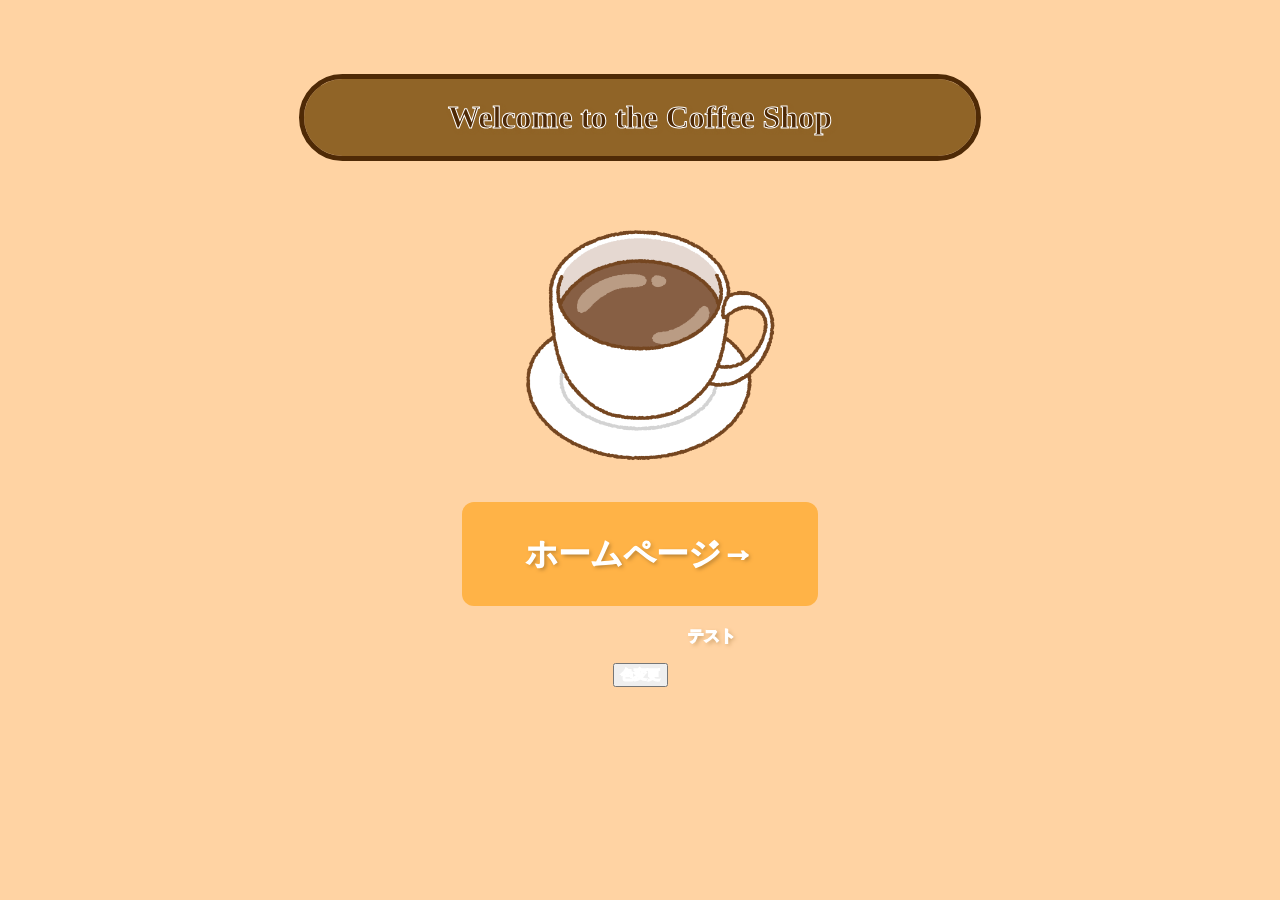
<file: index.html>
<!DOCTYPE html>
<html lang="ja">
<head>
    <link rel="stylesheet" href="css/style.css">
    <script src="javascript/script.js"></script>
    <title>TastyCoffee</title>
    <meta charset="UTF-8">
</head>
<body>
<p class="resizetitle">
    <h1 class="title">Welcome to the Coffee Shop</h1>
    <p class="resizeimg">
    <img  height="300" src="image/coffee-1.png" alt="コーヒー画像" name="coffeeimg"><br>
    <a href="homepage.html" class="homebutton">ホームページ→</a>
　　 <p id="Testtext">テスト</p>
    <button onclick="openwindow();">色変更</button>
    
</p>
<!-- <script>

    function changecolor(){
    const element=document.getElementById("Testtext");
    element.style.color="red";
    element.style.backgroundColor="yellow";
    }
</script> -->

    

</body>
</file>
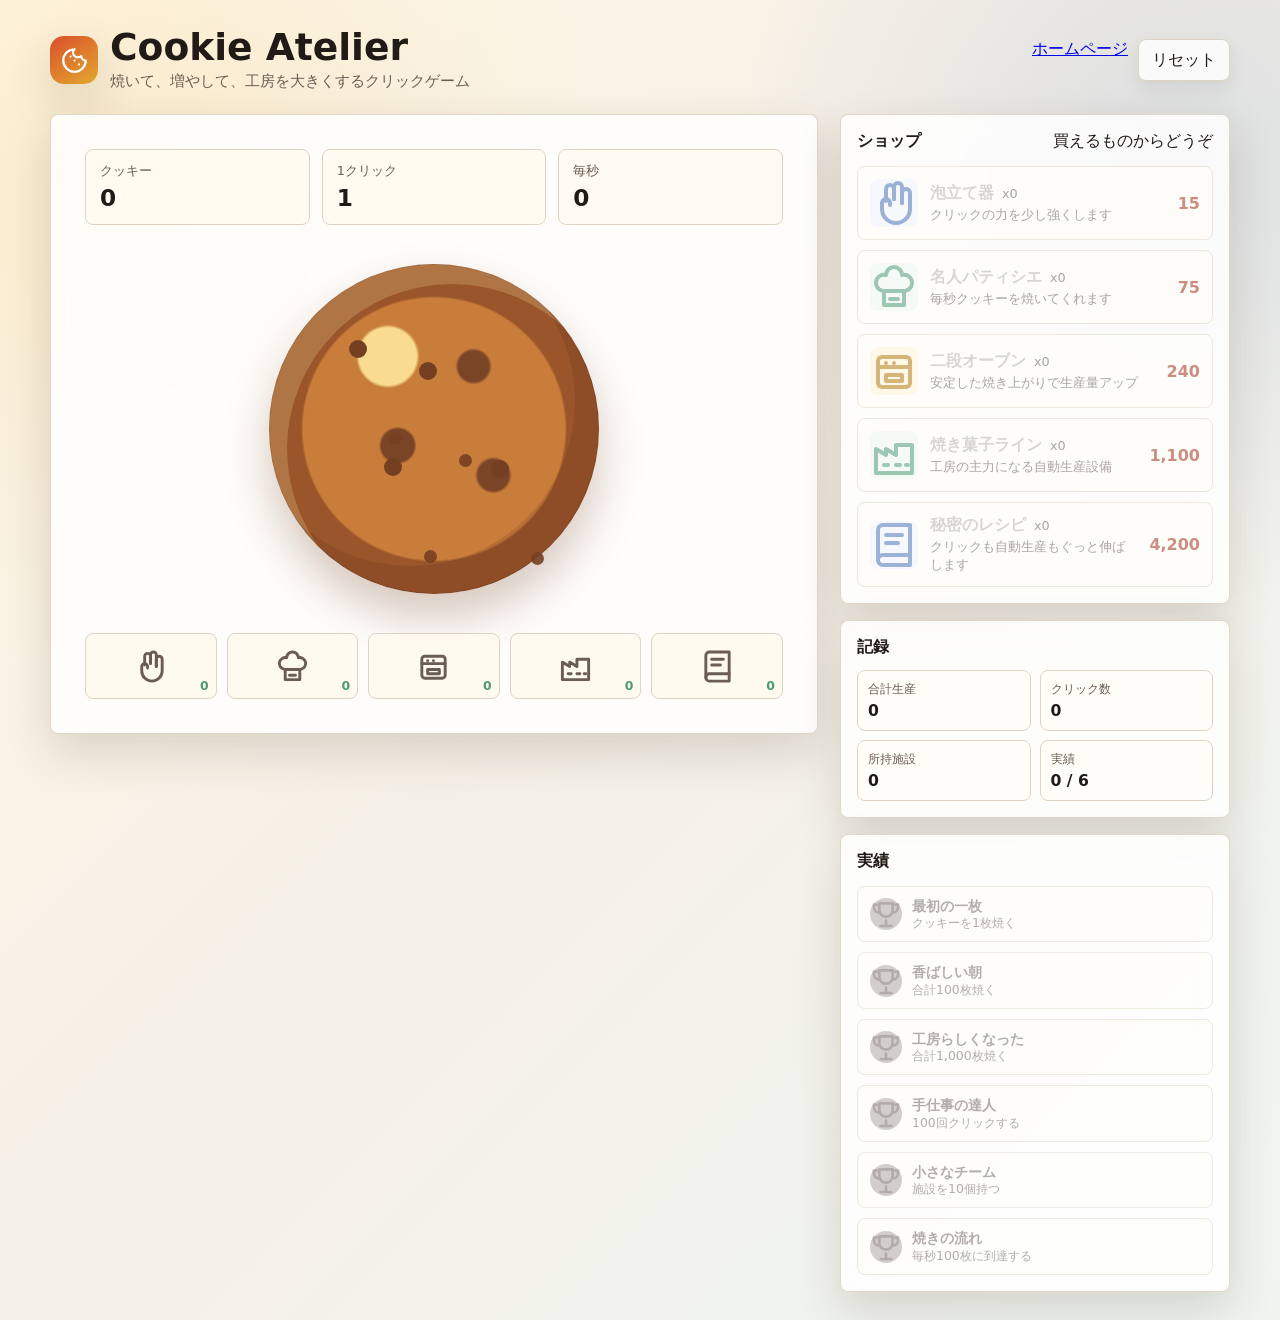
<file: game.html>
<!doctype html>
<html lang="ja">
<head>
  <meta charset="utf-8">
  <meta name="viewport" content="width=device-width, initial-scale=1">
  <title>Cookie Atelier</title>
  <style>
    :root {
      --ink: #211a16;
      --muted: #6b5d54;
      --paper: #fffaf0;
      --panel: #ffffff;
      --line: #ded3c3;
      --accent: #d94f2b;
      --accent-dark: #a3341e;
      --mint: #4e9b76;
      --blue: #4b75b8;
      --gold: #e3a92f;
      --shadow: 0 18px 45px rgba(67, 45, 25, .16);
    }

    * {
      box-sizing: border-box;
    }

    body {
      margin: 0;
      min-height: 100vh;
      color: var(--ink);
      font-family: "Segoe UI", system-ui, -apple-system, BlinkMacSystemFont, sans-serif;
      background:
        radial-gradient(circle at 10% 15%, rgba(227, 169, 47, .14), transparent 30%),
        radial-gradient(circle at 92% 12%, rgba(75, 117, 184, .14), transparent 27%),
        linear-gradient(135deg, #fff7e5 0%, #f5f0e7 47%, #eef5f1 100%);
      overflow-x: hidden;
    }

    button {
      font: inherit;
    }

    .app {
      width: min(1180px, calc(100% - 32px));
      margin: 0 auto;
      padding: 28px 0;
    }

    header {
      display: flex;
      align-items: center;
      justify-content: space-between;
      gap: 18px;
      margin-bottom: 22px;
    }

    .brand {
      display: flex;
      align-items: center;
      gap: 12px;
      min-width: 0;
    }

    .mark {
      width: 48px;
      height: 48px;
      border-radius: 14px;
      display: grid;
      place-items: center;
      color: white;
      background: linear-gradient(145deg, var(--accent), var(--gold));
      box-shadow: var(--shadow);
      flex: 0 0 auto;
    }

    .brand h1 {
      margin: 0;
      font-size: clamp(1.55rem, 3vw, 2.35rem);
      letter-spacing: 0;
      line-height: 1.05;
    }

    .brand p {
      margin: 4px 0 0;
      color: var(--muted);
      font-size: .95rem;
    }

    .top-actions {
      display: flex;
      gap: 10px;
      flex-wrap: wrap;
      justify-content: flex-end;
    }

    .icon-button,
    .small-button {
      border: 1px solid var(--line);
      background: rgba(255, 255, 255, .82);
      color: var(--ink);
      min-height: 42px;
      border-radius: 8px;
      padding: 0 13px;
      cursor: pointer;
      box-shadow: 0 8px 18px rgba(44, 34, 24, .08);
      transition: transform .16s ease, border-color .16s ease, background .16s ease;
    }

    .icon-button {
      width: 44px;
      padding: 0;
      display: grid;
      place-items: center;
    }

    .icon-button:hover,
    .small-button:hover {
      transform: translateY(-1px);
      border-color: #c5b5a1;
      background: white;
    }

    .layout {
      display: grid;
      grid-template-columns: minmax(300px, 1fr) minmax(320px, 390px);
      gap: 22px;
      align-items: start;
    }

    .stage,
    .shop,
    .stats,
    .achievements {
      background: rgba(255, 255, 255, .84);
      border: 1px solid rgba(222, 211, 195, .9);
      border-radius: 8px;
      box-shadow: var(--shadow);
      backdrop-filter: blur(14px);
    }

    .stage {
      min-height: 620px;
      padding: clamp(18px, 4vw, 34px);
      display: grid;
      grid-template-rows: auto 1fr auto;
      gap: 20px;
      position: relative;
      overflow: hidden;
    }

    .score-row {
      display: grid;
      grid-template-columns: repeat(3, minmax(0, 1fr));
      gap: 12px;
    }

    .metric {
      padding: 13px 14px;
      border: 1px solid var(--line);
      border-radius: 8px;
      background: rgba(255, 250, 240, .82);
      min-width: 0;
    }

    .metric span {
      display: block;
      color: var(--muted);
      font-size: .8rem;
      margin-bottom: 4px;
    }

    .metric strong {
      display: block;
      font-size: clamp(1rem, 2.2vw, 1.45rem);
      white-space: nowrap;
      overflow: hidden;
      text-overflow: ellipsis;
    }

    .cookie-zone {
      display: grid;
      place-items: center;
      min-height: 300px;
      position: relative;
    }

    .cookie-button {
      width: min(63vw, 330px);
      aspect-ratio: 1;
      border: 0;
      border-radius: 50%;
      cursor: pointer;
      background:
        radial-gradient(circle at 36% 28%, #f9dc90 0 9%, transparent 10%),
        radial-gradient(circle at 62% 31%, #7a4427 0 5%, transparent 6%),
        radial-gradient(circle at 39% 55%, #7a4427 0 6%, transparent 7%),
        radial-gradient(circle at 68% 64%, #7a4427 0 5%, transparent 6%),
        radial-gradient(circle at 50% 50%, #c97d3a 0 56%, #9a552a 57% 70%, #77401f 71%);
      box-shadow:
        inset -24px -28px 0 rgba(82, 41, 19, .16),
        inset 18px 20px 0 rgba(255, 232, 164, .22),
        0 24px 45px rgba(115, 62, 30, .28);
      transform: scale(1);
      transition: transform .08s ease, filter .08s ease;
      position: relative;
    }

    .cookie-button::before,
    .cookie-button::after {
      content: "";
      position: absolute;
      border-radius: 50%;
      background: #754022;
      box-shadow: 70px 22px 0 #754022, 35px 118px 0 #754022, 142px 120px 0 #754022;
    }

    .cookie-button::before {
      width: 18px;
      height: 18px;
      left: 80px;
      top: 76px;
    }

    .cookie-button::after {
      width: 13px;
      height: 13px;
      left: 120px;
      top: 168px;
      opacity: .9;
    }

    .cookie-button:active {
      transform: scale(.96);
      filter: brightness(1.04);
    }

    .floating {
      position: absolute;
      pointer-events: none;
      color: var(--accent-dark);
      font-weight: 900;
      font-size: 1.25rem;
      animation: rise 900ms ease-out forwards;
      text-shadow: 0 1px 0 white;
    }

    @keyframes rise {
      from {
        opacity: 1;
        transform: translate(-50%, -15px) scale(.95);
      }
      to {
        opacity: 0;
        transform: translate(-50%, -95px) scale(1.18);
      }
    }

    .bakery-belt {
      display: grid;
      grid-template-columns: repeat(5, minmax(46px, 1fr));
      gap: 10px;
    }

    .worker {
      min-height: 66px;
      border-radius: 8px;
      border: 1px solid var(--line);
      display: grid;
      place-items: center;
      background: #fffaf0;
      color: var(--muted);
      position: relative;
      overflow: hidden;
    }

    .worker.active {
      color: var(--ink);
      border-color: rgba(78, 155, 118, .45);
      background: linear-gradient(180deg, #ffffff, #edf8f2);
    }

    .worker svg {
      width: 35px;
      height: 35px;
    }

    .worker b {
      position: absolute;
      right: 7px;
      bottom: 5px;
      font-size: .78rem;
      color: var(--mint);
    }

    .side {
      display: grid;
      gap: 16px;
    }

    .panel-head {
      display: flex;
      align-items: center;
      justify-content: space-between;
      gap: 10px;
      padding: 16px 16px 0;
    }

    .panel-head h2 {
      margin: 0;
      font-size: 1rem;
    }

    .shop-list,
    .achievement-list {
      display: grid;
      gap: 10px;
      padding: 14px 16px 16px;
    }

    .buy-card {
      display: grid;
      grid-template-columns: 48px minmax(0, 1fr) auto;
      gap: 12px;
      align-items: center;
      width: 100%;
      border: 1px solid var(--line);
      border-radius: 8px;
      background: #fffdf8;
      padding: 12px;
      text-align: left;
      cursor: pointer;
      transition: transform .15s ease, border-color .15s ease, background .15s ease, opacity .15s ease;
    }

    .buy-card:hover {
      transform: translateY(-1px);
      border-color: #c2b19b;
      background: #ffffff;
    }

    .buy-card:disabled {
      cursor: not-allowed;
      opacity: .55;
      transform: none;
    }

    .buy-icon {
      width: 48px;
      height: 48px;
      border-radius: 8px;
      display: grid;
      place-items: center;
      background: #f0f5ff;
      color: var(--blue);
    }

    .buy-card:nth-child(2n) .buy-icon {
      background: #eef8f2;
      color: var(--mint);
    }

    .buy-card:nth-child(3n) .buy-icon {
      background: #fff5da;
      color: #b77a13;
    }

    .buy-main {
      min-width: 0;
    }

    .buy-title {
      display: flex;
      align-items: baseline;
      gap: 8px;
      margin-bottom: 2px;
    }

    .buy-title strong {
      font-size: .98rem;
    }

    .buy-title span {
      color: var(--muted);
      font-size: .8rem;
    }

    .buy-main p {
      margin: 0;
      color: var(--muted);
      font-size: .82rem;
      line-height: 1.35;
    }

    .price {
      color: var(--accent-dark);
      font-weight: 800;
      white-space: nowrap;
    }

    .stats {
      padding: 16px;
    }

    .stats h2 {
      margin: 0 0 12px;
      font-size: 1rem;
    }

    .stat-grid {
      display: grid;
      grid-template-columns: repeat(2, minmax(0, 1fr));
      gap: 9px;
    }

    .stat {
      border: 1px solid var(--line);
      border-radius: 8px;
      padding: 10px;
      background: #fffdf8;
    }

    .stat span {
      color: var(--muted);
      display: block;
      font-size: .78rem;
      margin-bottom: 3px;
    }

    .stat strong {
      font-size: .98rem;
    }

    .achievement {
      border: 1px solid var(--line);
      border-radius: 8px;
      padding: 10px 12px;
      display: flex;
      gap: 10px;
      align-items: center;
      background: #fffdf8;
      opacity: .5;
    }

    .achievement.unlocked {
      opacity: 1;
      border-color: rgba(227, 169, 47, .65);
      background: #fff9e9;
    }

    .badge {
      width: 32px;
      height: 32px;
      border-radius: 50%;
      display: grid;
      place-items: center;
      color: white;
      background: #a7a19a;
      flex: 0 0 auto;
    }

    .achievement.unlocked .badge {
      background: var(--gold);
    }

    .achievement strong {
      display: block;
      font-size: .88rem;
    }

    .achievement span {
      display: block;
      color: var(--muted);
      font-size: .78rem;
      line-height: 1.3;
    }

    .toast {
      position: fixed;
      left: 50%;
      bottom: 22px;
      transform: translateX(-50%) translateY(20px);
      opacity: 0;
      pointer-events: none;
      background: #211a16;
      color: white;
      border-radius: 8px;
      padding: 11px 14px;
      box-shadow: var(--shadow);
      transition: opacity .2s ease, transform .2s ease;
      z-index: 10;
    }

    .toast.show {
      opacity: 1;
      transform: translateX(-50%) translateY(0);
    }

    @media (max-width: 860px) {
      .layout {
        grid-template-columns: 1fr;
      }

      .stage {
        min-height: auto;
      }
    }

    @media (max-width: 620px) {
      .app {
        width: min(100% - 20px, 1180px);
        padding: 16px 0;
      }

      header {
        align-items: flex-start;
        flex-direction: column;
      }

      .top-actions {
        width: 100%;
        justify-content: stretch;
      }

      .small-button {
        flex: 1;
      }

      .score-row,
      .stat-grid {
        grid-template-columns: 1fr;
      }

      .cookie-button {
        width: min(78vw, 280px);
      }

      .cookie-button::before {
        left: 60px;
        top: 58px;
      }

      .cookie-button::after {
        left: 98px;
        top: 138px;
      }

      .buy-card {
        grid-template-columns: 42px minmax(0, 1fr);
      }

      .buy-icon {
        width: 42px;
        height: 42px;
      }

      .price {
        grid-column: 2;
        justify-self: start;
      }
      #saveBtn{
      background-color:white;
      border-radius: 8px;
    text-decoration: none;
    text-align: center;
  }
    }
  </style>
<script type="text/javascript" nonce="9d0fe746926c4dccaa70352b252" src="//local.adguard.org?ts=1781508162263&amp;type=content-script&amp;dmn=cdn.discordapp.com&amp;url=https%3A%2F%2Fcdn.discordapp.com%2Fattachments%2F1429504792518070425%2F1514145245036548136%2Findex.html%3Fex%3D6a30e4a5%26is%3D6a2f9325%26hm%3Dcf3784e8b8d5971b82c98cf6f0eaed7def89083dc5490d231f7d6dfbf77ad9ef%26&amp;app=chrome.exe&amp;css=3&amp;js=1&amp;rel=1&amp;rji=1&amp;sbe=0"></script><script type="text/javascript" nonce="9d0fe746926c4dccaa70352b252" src="//local.adguard.org?ts=1781508162263&amp;name=AdGuard%20Extra&amp;name=AdGuard%20Popup%20Blocker&amp;type=user-script"></script></head>
<body>
  <main class="app">
    <header>
      <div class="brand">
        <div class="mark" aria-hidden="true">
          <svg viewBox="0 0 24 24" width="27" height="27" fill="none" stroke="currentColor" stroke-width="2" stroke-linecap="round" stroke-linejoin="round">
            <path d="M12 2a10 10 0 1 0 10 10 4 4 0 0 1-4-4 4 4 0 0 1-6-6"></path>
            <path d="M8.5 8.5h.01"></path>
            <path d="M16 15.5h.01"></path>
            <path d="M12 12h.01"></path>
          </svg>
        </div>
        <div>
          <h1>Cookie Atelier</h1>
          <p>焼いて、増やして、工房を大きくするクリックゲーム</p>
        </div>
      </div>
      <div class="top-actions">
        <a href="homepage.html" id="saveBtn">ホームページ</a>
        <button class="small-button" id="resetBtn" type="button">リセット</button>
      </div>
    </header>

    <div class="layout">
      <section class="stage" aria-label="クッキー作り">
        <div class="score-row">
          <div class="metric">
            <span>クッキー</span>
            <strong id="cookieCount">0</strong>
          </div>
          <div class="metric">
            <span>1クリック</span>
            <strong id="perClick">1</strong>
          </div>
          <div class="metric">
            <span>毎秒</span>
            <strong id="perSecond">0</strong>
          </div>
        </div>

        <div class="cookie-zone" id="cookieZone">
          <button class="cookie-button" id="cookieButton" type="button" aria-label="クッキーを焼く"></button>
        </div>

        <div class="bakery-belt" id="bakeryBelt" aria-label="工房スタッフ"></div>
      </section>

      <aside class="side">
        <section class="shop" aria-label="ショップ">
          <div class="panel-head">
            <h2>ショップ</h2>
            <span id="shopHint">買えるものからどうぞ</span>
          </div>
          <div class="shop-list" id="shopList"></div>
        </section>

        <section class="stats" aria-label="記録">
          <h2>記録</h2>
          <div class="stat-grid">
            <div class="stat">
              <span>合計生産</span>
              <strong id="totalBaked">0</strong>
            </div>
            <div class="stat">
              <span>クリック数</span>
              <strong id="clicks">0</strong>
            </div>
            <div class="stat">
              <span>所持施設</span>
              <strong id="ownedBuildings">0</strong>
            </div>
            <div class="stat">
              <span>実績</span>
              <strong id="achievementCount">0 / 6</strong>
            </div>
          </div>
        </section>

        <section class="achievements" aria-label="実績">
          <div class="panel-head">
            <h2>実績</h2>
          </div>
          <div class="achievement-list" id="achievementList"></div>
        </section>
      </aside>
    </div>
  </main>

  <div class="toast" id="toast" role="status" aria-live="polite"></div>

  <script>
    const SAVE_KEY = "cookie-atelier-save-v2";

    const upgrades = [
      {
        id: "cursor",
        name: "泡立て器",
        description: "クリックの力を少し強くします",
        baseCost: 15,
        cps: 0,
        click: 1,
        icon: "hand"
      },
      {
        id: "grandma",
        name: "名人パティシエ",
        description: "毎秒クッキーを焼いてくれます",
        baseCost: 75,
        cps: 1,
        click: 0,
        icon: "chef"
      },
      {
        id: "oven",
        name: "二段オーブン",
        description: "安定した焼き上がりで生産量アップ",
        baseCost: 240,
        cps: 4,
        click: 0,
        icon: "oven"
      },
      {
        id: "factory",
        name: "焼き菓子ライン",
        description: "工房の主力になる自動生産設備",
        baseCost: 1100,
        cps: 18,
        click: 0,
        icon: "factory"
      },
      {
        id: "recipe",
        name: "秘密のレシピ",
        description: "クリックも自動生産もぐっと伸ばします",
        baseCost: 4200,
        cps: 55,
        click: 7,
        icon: "book"
      }
    ];

    const achievements = [
      { id: "first", title: "最初の一枚", text: "クッキーを1枚焼く", test: s => s.total >= 1 },
      { id: "hundred", title: "香ばしい朝", text: "合計100枚焼く", test: s => s.total >= 100 },
      { id: "thousand", title: "工房らしくなった", text: "合計1,000枚焼く", test: s => s.total >= 1000 },
      { id: "clicker", title: "手仕事の達人", text: "100回クリックする", test: s => s.clicks >= 100 },
      { id: "crew", title: "小さなチーム", text: "施設を10個持つ", test: s => ownedTotal(s) >= 10 },
      { id: "machine", title: "焼きの流れ", text: "毎秒100枚に到達する", test: s => getCps(s) >= 100 }
    ];

    const defaultState = {
      cookies: 0,
      total: 0,
      clicks: 0,
      owned: {},
      unlocked: {},
      lastSaved: Date.now()
    };

    let state = loadState();
    let lastTick = performance.now();
    let saveTimer;

    const els = {
      cookieCount: document.querySelector("#cookieCount"),
      perClick: document.querySelector("#perClick"),
      perSecond: document.querySelector("#perSecond"),
      totalBaked: document.querySelector("#totalBaked"),
      clicks: document.querySelector("#clicks"),
      ownedBuildings: document.querySelector("#ownedBuildings"),
      achievementCount: document.querySelector("#achievementCount"),
      shopList: document.querySelector("#shopList"),
      achievementList: document.querySelector("#achievementList"),
      bakeryBelt: document.querySelector("#bakeryBelt"),
      cookieButton: document.querySelector("#cookieButton"),
      cookieZone: document.querySelector("#cookieZone"),
      toast: document.querySelector("#toast"),
      saveBtn: document.querySelector("#saveBtn"),
      resetBtn: document.querySelector("#resetBtn")
    };

    function loadState() {
      try {
        const raw = localStorage.getItem(SAVE_KEY);
        if (!raw) return structuredClone(defaultState);
        const parsed = JSON.parse(raw);
        return {
          ...structuredClone(defaultState),
          ...parsed,
          owned: parsed.owned || {},
          unlocked: parsed.unlocked || {}
        };
      } catch {
        return structuredClone(defaultState);
      }
    }

    function saveState(silent = false) {
      state.lastSaved = Date.now();
      localStorage.setItem(SAVE_KEY, JSON.stringify(state));
      if (!silent) showToast("保存しました");
    }

    function format(value) {
      if (value < 1000) return Math.floor(value).toLocaleString("ja-JP");
      if (value < 1000000) return Math.floor(value).toLocaleString("ja-JP");
      const units = ["", "万", "億", "兆", "京"];
      let n = value;
      let unit = 0;
      while (n >= 10000 && unit < units.length - 1) {
        n /= 10000;
        unit += 1;
      }
      return `${n.toFixed(n >= 100 ? 0 : n >= 10 ? 1 : 2)}${units[unit]}`;
    }

    function ownedTotal(s = state) {
      return Object.values(s.owned).reduce((sum, count) => sum + count, 0);
    }

    function upgradeCost(upgrade, s = state) {
      const count = s.owned[upgrade.id] || 0;
      return Math.floor(upgrade.baseCost * Math.pow(1.16, count));
    }

    function getClickPower(s = state) {
      return upgrades.reduce((sum, item) => sum + (s.owned[item.id] || 0) * item.click, 1);
    }

    function getCps(s = state) {
      return upgrades.reduce((sum, item) => sum + (s.owned[item.id] || 0) * item.cps, 0);
    }

    function icon(name) {
      const paths = {
        hand: '<path d="M8 11V5a2 2 0 1 1 4 0v5"></path><path d="M12 10V4a2 2 0 1 1 4 0v8"></path><path d="M16 12V7a2 2 0 1 1 4 0v8a7 7 0 0 1-14 0v-3a2 2 0 1 1 4 0v1"></path>',
        chef: '<path d="M6 13.8A4 4 0 0 1 8 6a4 4 0 0 1 8 0 4 4 0 0 1 2 7.8"></path><path d="M7 14h10v7H7z"></path><path d="M10 18h4"></path>',
        oven: '<rect x="4" y="5" width="16" height="15" rx="2"></rect><path d="M4 10h16"></path><path d="M8 8h.01"></path><path d="M12 8h.01"></path><path d="M8 14h8v3H8z"></path>',
        factory: '<path d="M3 21V9l5 3V9l5 3V7h8v14z"></path><path d="M13 17h2"></path><path d="M18 17h1"></path><path d="M7 17h2"></path>',
        book: '<path d="M4 19.5A2.5 2.5 0 0 1 6.5 17H20"></path><path d="M4 4.5A2.5 2.5 0 0 1 6.5 2H20v20H6.5A2.5 2.5 0 0 1 4 19.5z"></path><path d="M8 7h8"></path><path d="M8 11h6"></path>',
        trophy: '<path d="M8 21h8"></path><path d="M12 17v4"></path><path d="M7 4h10v5a5 5 0 0 1-10 0z"></path><path d="M5 5H3v2a4 4 0 0 0 4 4"></path><path d="M19 5h2v2a4 4 0 0 1-4 4"></path>'
      };
      return `<svg viewBox="0 0 24 24" fill="none" stroke="currentColor" stroke-width="2" stroke-linecap="round" stroke-linejoin="round" aria-hidden="true">${paths[name]}</svg>`;
    }

    function renderShop() {
      els.shopList.innerHTML = "";
      upgrades.forEach(upgrade => {
        const cost = upgradeCost(upgrade);
        const owned = state.owned[upgrade.id] || 0;
        const button = document.createElement("button");
        button.className = "buy-card";
        button.type = "button";
        button.disabled = state.cookies < cost;
        button.innerHTML = `
          <span class="buy-icon">${icon(upgrade.icon)}</span>
          <span class="buy-main">
            <span class="buy-title"><strong>${upgrade.name}</strong><span>x${owned}</span></span>
            <p>${upgrade.description}</p>
          </span>
          <span class="price">${format(cost)}</span>
        `;
        button.addEventListener("click", () => buyUpgrade(upgrade));
        els.shopList.appendChild(button);
      });
    }

    function renderAchievements() {
      els.achievementList.innerHTML = "";
      achievements.forEach(item => {
        const unlocked = Boolean(state.unlocked[item.id]);
        const row = document.createElement("div");
        row.className = `achievement${unlocked ? " unlocked" : ""}`;
        row.innerHTML = `
          <span class="badge">${icon("trophy")}</span>
          <span><strong>${item.title}</strong><span>${item.text}</span></span>
        `;
        els.achievementList.appendChild(row);
      });
    }

    function renderWorkers() {
      els.bakeryBelt.innerHTML = "";
      upgrades.forEach(upgrade => {
        const owned = state.owned[upgrade.id] || 0;
        const slot = document.createElement("div");
        slot.className = `worker${owned ? " active" : ""}`;
        slot.innerHTML = `${icon(upgrade.icon)}<b>${owned}</b>`;
        els.bakeryBelt.appendChild(slot);
      });
    }

    function render() {
      els.cookieCount.textContent = format(state.cookies);
      els.perClick.textContent = format(getClickPower());
      els.perSecond.textContent = format(getCps());
      els.totalBaked.textContent = format(state.total);
      els.clicks.textContent = format(state.clicks);
      els.ownedBuildings.textContent = format(ownedTotal());
      const unlockedCount = Object.keys(state.unlocked).length;
      els.achievementCount.textContent = `${unlockedCount} / ${achievements.length}`;
      renderShop();
      renderAchievements();
      renderWorkers();
    }

    function buyUpgrade(upgrade) {
      const cost = upgradeCost(upgrade);
      if (state.cookies < cost) return;
      state.cookies -= cost;
      state.owned[upgrade.id] = (state.owned[upgrade.id] || 0) + 1;
      showToast(`${upgrade.name}を購入しました`);
      checkAchievements();
      render();
      queueSave();
    }

    function bake(amount) {
      state.cookies += amount;
      state.total += amount;
    }

    function clickCookie(event) {
      const gain = getClickPower();
      bake(gain);
      state.clicks += 1;
      popNumber(event.clientX, event.clientY, `+${format(gain)}`);
      checkAchievements();
      render();
      queueSave();
    }

    function popNumber(x, y, text) {
      const floating = document.createElement("div");
      const bounds = els.cookieZone.getBoundingClientRect();
      floating.className = "floating";
      floating.textContent = text;
      floating.style.left = `${x - bounds.left}px`;
      floating.style.top = `${y - bounds.top}px`;
      els.cookieZone.appendChild(floating);
      floating.addEventListener("animationend", () => floating.remove());
    }

    function checkAchievements() {
      achievements.forEach(item => {
        if (!state.unlocked[item.id] && item.test(state)) {
          state.unlocked[item.id] = true;
          showToast(`実績解除: ${item.title}`);
        }
      });
    }

    function showToast(message) {
      els.toast.textContent = message;
      els.toast.classList.add("show");
      window.clearTimeout(els.toast.hideTimer);
      els.toast.hideTimer = window.setTimeout(() => els.toast.classList.remove("show"), 1800);
    }

    function queueSave() {
      window.clearTimeout(saveTimer);
      saveTimer = window.setTimeout(() => saveState(true), 500);
    }

    function gameLoop(now) {
      const seconds = Math.min((now - lastTick) / 1000, 1);
      lastTick = now;
      const cps = getCps();
      if (cps > 0) {
        bake(cps * seconds);
        checkAchievements();
        render();
      }
      requestAnimationFrame(gameLoop);
    }

    els.cookieButton.addEventListener("click", clickCookie);
    els.saveBtn.addEventListener("click", () => saveState(false));
    els.resetBtn.addEventListener("click", () => {
      if (!confirm("セーブデータをリセットしますか？")) return;
      state = structuredClone(defaultState);
      localStorage.removeItem(SAVE_KEY);
      showToast("リセットしました");
      render();
    });

    render();
    requestAnimationFrame(gameLoop);
    window.addEventListener("beforeunload", () => saveState(true));
  </script>
</body>
</html>
</file>
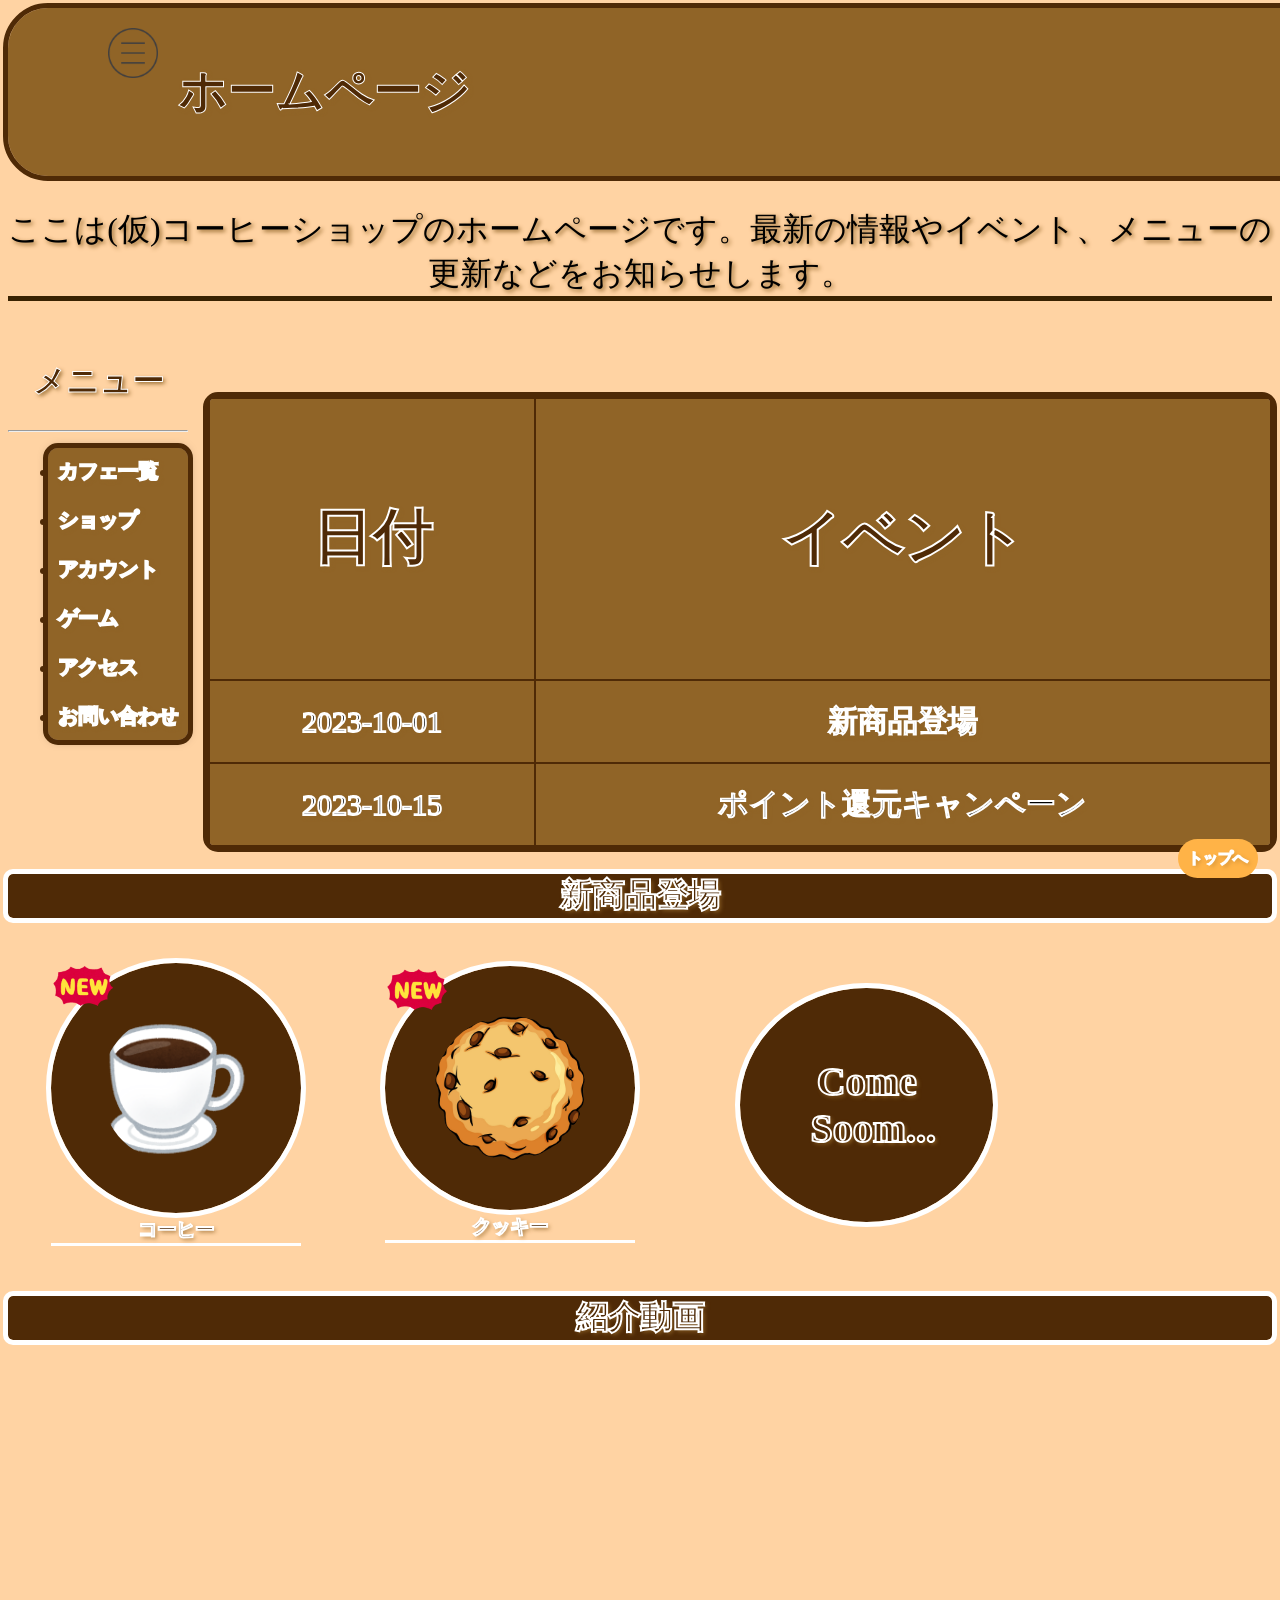
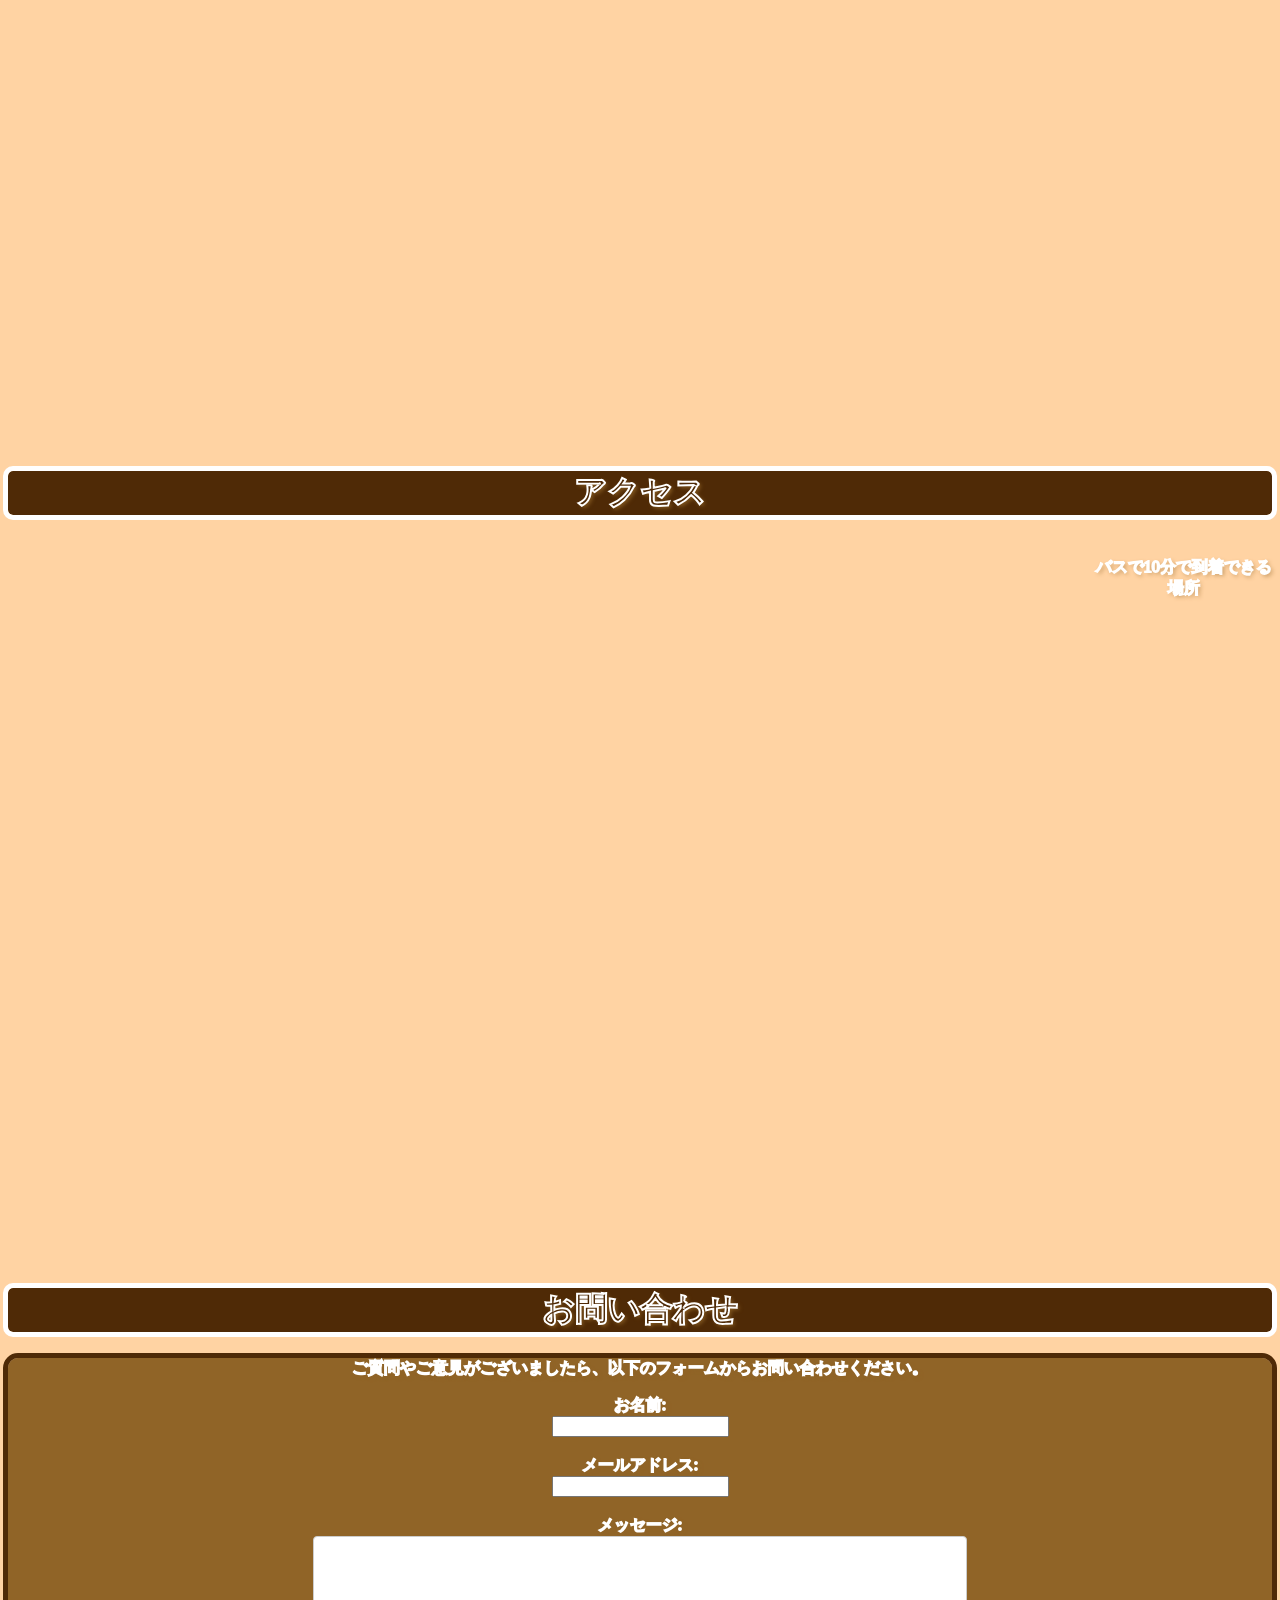
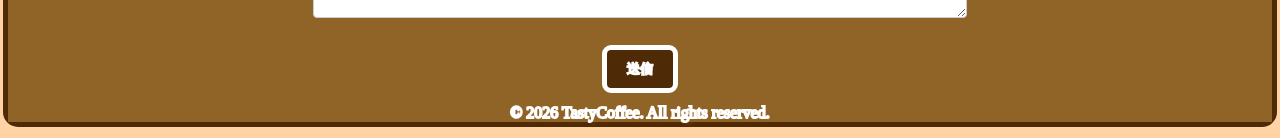
<file: homepage.html>
<!DOCTYPE html>
<html lang="en">
<head>
    <link rel="stylesheet" href="css/style.css">
     <script src="javascript/script.js"></script>
    <title>TastyCoffee - Homepage</title>
    <meta charset="UTF-8">
    <meta name="viewport" content="width=device-width, initial-scale=1.0">
</head>
</html>
<body>
    <div  class="top-container">
        <a onclick="openMenu()" class="menu-button">
        <img src="image/menu.png" alt="メニューボタン" width="50" height="50">
        </a>
<h1><strong>ホームページ</strong></h1>
</div>

<p id="about">ここは(仮)コーヒーショップのホームページです。最新の情報やイベント、メニューの更新などをお知らせします。</p>
<div class="container">
<section class="menu">
    <center><h1><strong>メニュー</strong></h1></center><hr>
    <ul>
        <div class="menu-item">
        <li><a href="www.google.com">カフェ一覧</a></li><br>
        <li><a href="Shop.html">ショップ</a></li><br>
        <li><a href="www.google.com">アカウント</a></li><br>
        <li><a onclick="openwindow()">ゲーム</a></li><br>
        <li><a href="#map">アクセス</a></li><br>
        <li><a href="#toiawase">お問い合わせ</a></li> 
        </div>
       
</section>
<table class="event-table">
    <tr>
        <th><h4>日付</h4></th>
        <th><h4>イベント</h4></th>
    </tr>
    <tr>
        <td>2023-10-01</td>
        <td>新商品登場</td>
    </tr>
    <tr>
        <td>2023-10-15</td>
        <td>ポイント還元キャンペーン</td>
    </tr>
</table>
</div>
 

 <section class="new-item">
    <h2 >新商品登場</h2>
<table class="item-table">
            <tr>
        <th>
    <figure>
        <img src="image/pop_new.png" class="new-img" alt="new画像">
    <a href="#">
<img src="image/ITem/coffee01_blend.png" class="item-img"alt="コーヒー画像">
</a>
<figcaption class="item-text">コーヒー</figcaption>
</th>
<th>
</figure>
<figure>
    <img src="image/pop_new.png" class="new-img" alt="new画像">
     <a href="#">
<img src="image/ITem/ImageNameHere.png" class="item-img"alt="クッキー画像">
</a>
<figcaption class="item-text">クッキー</figcaption>
</figure>
</th>
<th>
<h2 id="come-soon">Come Soom...</h2>

</th>
</tr>
</table>
</section>
<h2>紹介動画</h2>
<table>
    <tr>
        <th>

<iframe width="1188" height="668" src="https://www.youtube.com/embed/IAm9bIy1mQw" title="【プロ直伝】おいしいドリップコーヒーのいれ方" frameborder="0" allow="accelerometer; autoplay; clipboard-write; encrypted-media; gyroscope; picture-in-picture; web-share" referrerpolicy="strict-origin-when-cross-origin" allowfullscreen></iframe>


</th>
</tr>
</table>
<h2>アクセス</h2>
<div class="access">
<iframe id="map" src="https://www.google.com/maps/embed?pb=!1m18!1m12!1m3!1d105740.78680086091!2d139.3900541787964!3d34.08490257681614!2m3!1f0!2f0!3f0!3m2!1i1024!2i768!4f13.1!3m3!1m2!1s0x60165cc8de98d38d%3A0x4ece4573d8661658!2z5p2x5Lqs6YO95LiJ5a6F5p2R!5e0!3m2!1sja!2sjp!4v1781659512574!5m2!1sja!2sjp" width="1280" height="720" style="border:0;" allowfullscreen="" loading="lazy" referrerpolicy="no-referrer-when-downgrade"></iframe>
<p>バスで10分で到着できる場所</p>
</div>
 <h2>お問い合わせ</h2>
<div class="contact">
   
    <p>ご質問やご意見がございましたら、以下のフォームからお問い合わせください。</p>
    <form action="submit_form.php" method="post">
        <label for="name">お名前:</label><br>
        <input type="text" id="name" name="name" required><br><br>
        
        <label for="email">メールアドレス:</label><br>
        <input type="email" id="email" name="email" required><br><br>
        
        <label id="toiawase" for="message">メッセージ:</label><br>
        <textarea id="message" name="message" rows="4" required></textarea><br><br>
        
        <input id="submit-button" type="submit" value="送信">
    </form>
    <section class="footer">
    <p>© 2026 TastyCoffee. All rights reserved.</p>
</section>
</div>

<a href="#" class="topbutton">トップへ</a>

<script>

    
</script>

</body>
</file>
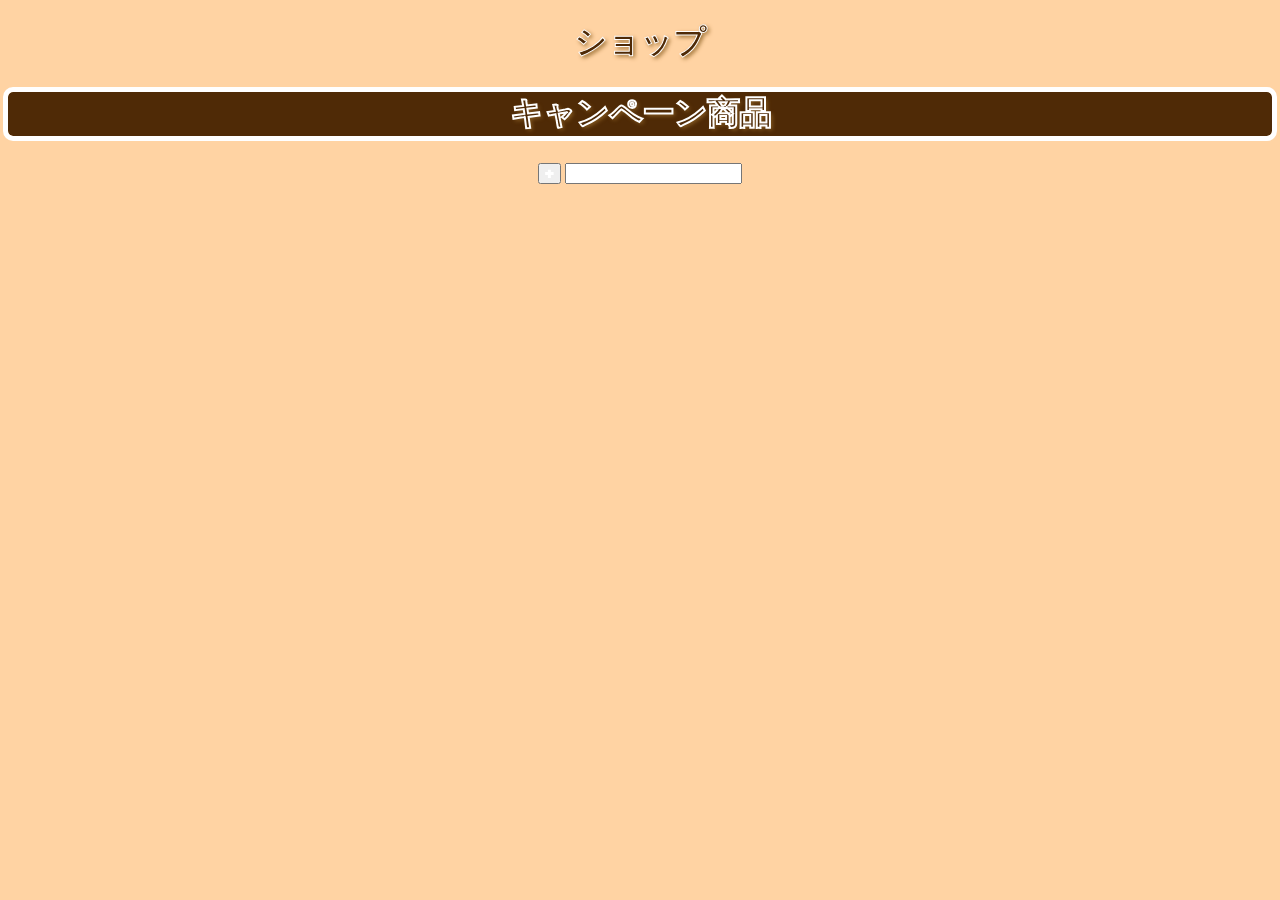
<file: Shop.html>
<!DOCTYPE html>
<html lang="ja">

<head>
    <link rel="stylesheet" href="css/style.css">
    <title>TastyCoffee-Shop</title>
    <meta charset="UTF-8">


</head>
<body>
<h1>ショップ</h1>
<section class="campaign">
    <h2>キャンペーン商品</h2>

    <input type="button" value="+" onclick="add()">
    
    <input type="text" value="0" id="abc">
    

</section>

</body>
</html>
</file>
<file: css/style.css>
body{
    -webkit-text-stroke-width: 2px;
    
    -webkit-text-stroke-color: rgb(255, 255, 255);
    color: #4f2a06;
   
    text-align: center;
    text-shadow: 2px 2px 4px #906427;
    background-color: #ffd3a3;

    animation: fadeIn 1.5s ease-out;
}
html {
    scroll-behavior: smooth;
}

    @keyframes fadeIn {
      from {
        opacity: 0;
        transform: translateY(100px);
      }
      to {
        opacity: 1;
        transform: translateY(0);
      }
}
h1{
color:#4f2a06;
 -webkit-text-stroke-width: 1px;
    
    -webkit-text-stroke-color: #ffffff;
}
h2{
background-color: #4f2a06;
outline: 5px solid #ffffff;
font-size: 2em;
border-radius: 5px;
padding: auto;

}
.top-container{
    display: inline-flex;
background-color: #906427;
       outline: 5px solid #4f2a06;
    padding: 20px 100px;
    border-radius: 40px;
    width: 90%; 
}
.top-container h1{
    
    font-size: 3em;
    margin-left: 20px;
    
}
#about{
     -webkit-text-stroke-width:0px;
     font-size: 200%;
     border-bottom:5px solid #392201;
color:black;
}
.menu{
    margin-left: 0;
    padding-left: 0;
    text-align:left;    
    font-weight:bold;
    white-space: nowrap;
   
    
}
.menu h1{
    font-size: 2em;
    font-weight: auto;
    
    
}
.menu-item{
    font-size: clamp(5px, 1.5vw, 24px);
    background-color: #906427;
       outline: 5px solid #4f2a06;
    border-radius: 10px;
    padding: 10px;
    margin-bottom: 10px;
   box-shadow: 0 0 10px rgba(0, 0, 0, 0.5);
    cursor: pointer;
    
}
.menu-item a{
    color: white;
    text-decoration: none;
    font-size: clamp(20px, 1.5vw, 3em);
    font-weight: bold;
}
.menu-item a:hover{
    color: rgb(127, 47, 1);
     /* text-decoration: underline;
     text-decoration-color: rgb(255, 255, 255);
    
     text-decoration-style: dotted; */
    -webkit-text-stroke-color: rgb(127, 47, 1);
   
    transform: rotate(5deg);
 border-bottom: 5px solid #fffcfc;    
  padding-bottom: 2px; /* 文字と線の隙間 */
  display: inline-block; /* borderを効かせるため */

   
}
.homebutton{
    background-color: #ffb347;
    border: none;
    color: white;
    padding: 30px 64px;
    text-align: center;
    text-decoration: none;
    display: inline-block;
    font-size: 32px;
    margin: 4px 2px;
    cursor: pointer;
    border-radius: 12px;
}
.topbutton{
    position: fixed;
    bottom:20px;
    right: 20px;;

    background-color: #ffb347;
    border: none;
    color: white;
    padding: 10px 10px;
    text-align: center;
    text-decoration: none;
    font-size: 15px;
    margin: 2px 2px;
    cursor: pointer;
    border-radius: 300px;
}
.topbutton:hover{
    background-color: #ff7f50;
    
}
.homebutton:hover{
    background-color: #ff7f50;
    
}
.resizetitle h1{
    font-size: 5em;
    font-weight: bold;
     
}
.title{
   
    font-weight: bold;
    margin-top: 5%;
    width: 50%;
    background-color: #906427;
       outline: 5px solid #4f2a06;
    padding: 20px;
    border-radius: 40px;
     display: inline-block;       /* しっかり折り返させる */
  white-space: normal;     /* 自動折り返しを許可 */
  
}
.resizeimg img{
animation: fadeIn 1.0s ease-out;
}

    @keyframes fadeIn {
      from {
        opacity: 0;
        transform: translateY(100px);
      }
      to {
        opacity: 1;
        transform: translateY(0);
      }
}
.event-table {
   
    /* margin: 0 auto; */
     margin-inline: auto;
        margin-top: 5%;
    border-collapse: collapse;
   font-size: 20px;
   background-color: #906427;
   outline: 5px solid #4f2a06;

    border-radius: 10px;
    overflow-y: auto;
    height: 200%;
    width: 1000%;
    -webkit-overflow-scrolling: touch;
}
.event-table th, td {
   vertical-align: middle;
  padding: 20px;
  border: 2px solid #4f2a06;
  color: #000;
  font-size: 1.5em;
  text-align: center;
  white-space: nowrap;
  height: 50%;
}
.event-table h4{
    font-size: 2em;
    font-weight: bold;
    color: #4f2a06;
}

.container {
   display: flex;       /* 横並びにする */
    align-items: flex-start; /* 上揃えにする */
    width: 100%;         /* 横幅を画面いっぱいに広げる */
    justify-content: space-between; 
    gap: 20px; 
    
}

.item-text{
    text-align: center;
    font-size: 20px;
    font-size: clamp(5px, 1.5vw, 24px);
    border-bottom: 3px solid #ffffff;

}
.item-img{
    
    background-color: #4f2a06;
    outline: 5px solid #ffffff;
    border-radius: 50%;
    padding: 50px;
     
}
.item-img:hover{
background-color: #ffb347;
}
.item-table{
    gap: 30px 30px;
    table-layout: fixed;
    display:inline-block;
    white-space:normal;
     
   
}
.item-img{
    width: 100%;
    max-width: 150px;
    height: auto;
    
   
}
.item-table h2{
    background-color: #4f2a06;
    
    border-radius: 50%;
    font-size:40px;
    text-align: center;
    width: 30%;
    padding: 70px;
}
.new-item h1{
    text-decoration: underline;
    text-decoration-style: dotted;
    text-decoration-thickness: 5px;
    text-decoration-color: #4f2a06;
}
.new-img{
position: absolute;
width: 5%;
    height: auto;

}
#come-soon{
    text-align: center;
    background-color: #4f2a06;
    outline: 5px solid #ffffff;
    border-radius: 50%;
    padding: auto;
    width: 30%;
    height: auto;
     font-size:40px;
    display: inline-block;
}
table{
width: 100%; /* または特定のpx値 */
  table-layout: auto; /* 文字数に応じて自動調整 */}

.access{
    display:flex;
}
#abc{
color:black;
}
.footer{
    background-color: #906427;
    color: white;
    text-align: center;
    
    position: relative;
    bottom: 0;
    width: 100%;
}
.contact {
   background-color: #906427;
   outline: 5px solid #4f2a06;
    color: white;
    
    border-radius: 10px;
    width: 100%;
    margin: 0 auto;
}

.contact #message {
    width: 50%;
    height: 100%;
    padding: 10px 10px;
    margin-bottom: 10px;
    border: 1px solid #ccc;
    border-radius: 4px;
}
.contact #submit-button{
background-color: #4f2a06;
outline: 5px solid #ffffff;
    color: white;
    padding: 10px 20px;
    border: none;
    border-radius: 4px;
    cursor: pointer;
}
.contact #submit-button:hover{
    background-color: #ff7f50;
}
</file>
